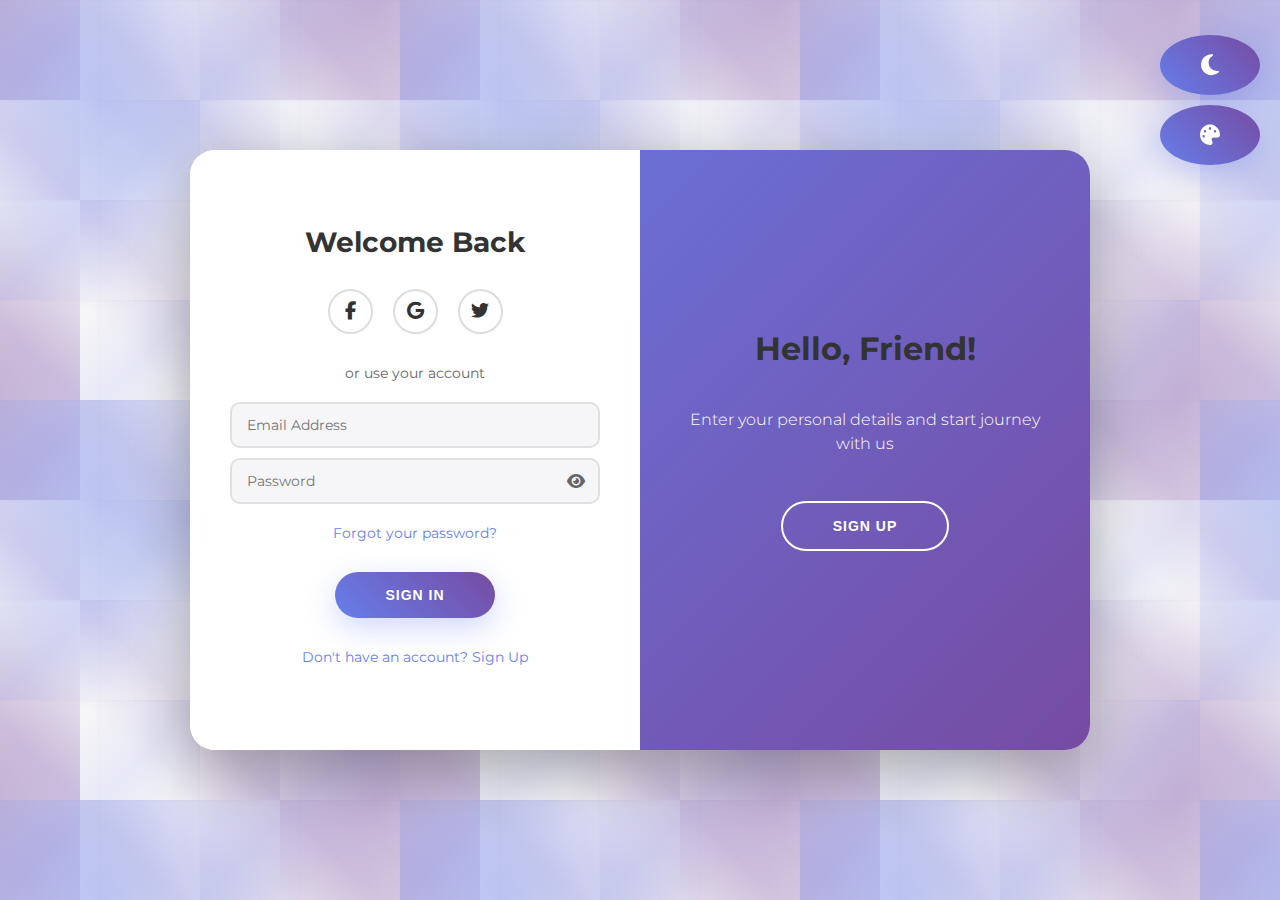
<file: index.html>
<!DOCTYPE html>
<html lang="en">
<head>
    <meta charset="UTF-8">
    <meta name="viewport" content="width=device-width, initial-scale=1.0">
    <title>Deep's Portfolio</title>
    
    <!-- Font Awesome for Social Icons -->
    <link rel="stylesheet" href="https://cdnjs.cloudflare.com/ajax/libs/font-awesome/6.5.0/css/all.min.css">
    <!-- Google Fonts -->
    <link href="https://fonts.googleapis.com/css2?family=Montserrat:wght@300;400;500;600;700&display=swap" rel="stylesheet">
    
    <style>
        * {
            box-sizing: border-box;
            margin: 0;
            padding: 0;
        }

        body {
            font-family: 'Montserrat', sans-serif;
            background: #f6f5f7;
            background-image: 
                radial-gradient(circle at 25% 25%, rgba(102, 126, 234, 0.4) 0%, transparent 50%),
                radial-gradient(circle at 75% 75%, rgba(118, 75, 162, 0.4) 0%, transparent 50%),
                linear-gradient(135deg, transparent 25%, rgba(102, 126, 234, 0.1) 50%, transparent 75%),
                linear-gradient(45deg, transparent 25%, rgba(118, 75, 162, 0.1) 50%, transparent 75%),
                repeating-linear-gradient(90deg, transparent, transparent 98px, rgba(102, 126, 234, 0.03) 100px),
                repeating-linear-gradient(0deg, transparent, transparent 98px, rgba(118, 75, 162, 0.03) 100px);
            background-size: 400px 400px, 400px 400px, 200px 200px, 200px 200px, 100px 100px, 100px 100px;
            background-position: 0% 0%, 100% 100%, 0% 100%, 100% 0%, 0% 0%, 0% 0%;
            display: flex;
            justify-content: center;
            align-items: center;
            min-height: 100vh;
            padding: 20px;
            transition: all 0.3s ease;
            animation: backgroundShift 20s ease-in-out infinite;
        }

        @keyframes backgroundShift {
            0%, 100% { background-position: 0% 0%, 100% 100%, 0% 100%, 100% 0%, 0% 0%, 0% 0%; }
            50% { background-position: 100% 100%, 0% 0%, 100% 0%, 0% 100%, 50% 50%, 25% 75%; }
        }

        body.dark-theme {
            background: #1a1a2e;
            background-image: 
                radial-gradient(circle at 25% 25%, rgba(102, 126, 234, 0.6) 0%, transparent 50%),
                radial-gradient(circle at 75% 75%, rgba(118, 75, 162, 0.6) 0%, transparent 50%),
                linear-gradient(135deg, transparent 25%, rgba(102, 126, 234, 0.2) 50%, transparent 75%),
                linear-gradient(45deg, transparent 25%, rgba(118, 75, 162, 0.2) 50%, transparent 75%),
                repeating-linear-gradient(90deg, transparent, transparent 98px, rgba(102, 126, 234, 0.05) 100px),
                repeating-linear-gradient(0deg, transparent, transparent 98px, rgba(118, 75, 162, 0.05) 100px);
            background-size: 400px 400px, 400px 400px, 200px 200px, 200px 200px, 100px 100px, 100px 100px;
        }

        .container {
            background: #fff;
            border-radius: 25px;
            box-shadow: 0 20px 60px rgba(0,0,0,0.3);
            position: relative;
            width: 900px;
            max-width: 100%;
            min-height: 600px;
            overflow: hidden;
            transition: all 0.3s ease;
        }

        body.dark-theme .container {
            background: #16213e;
            box-shadow: 0 20px 60px rgba(0,0,0,0.6);
        }

        .form-container {
            position: absolute;
            top: 0;
            height: 100%;
            transition: all 0.6s ease-in-out;
        }

        .sign-in-container {
            left: 0;
            width: 50%;
            z-index: 2;
        }

        .sign-up-container {
            left: 0;
            width: 50%;
            opacity: 0;
            z-index: 1;
        }

        .container.right-panel-active .sign-in-container {
            transform: translateX(100%);
        }

        .container.right-panel-active .sign-up-container {
            transform: translateX(100%);
            opacity: 1;
            z-index: 5;
            animation: show 0.6s;
        }

        @keyframes show {
            0%, 49.99% {
                opacity: 0;
                z-index: 1;
            }
            50%, 100% {
                opacity: 1;
                z-index: 5;
            }
        }

        form {
            background-color: #ffffff;
            display: flex;
            flex-direction: column;
            padding: 0 40px;
            height: 100%;
            justify-content: flex-start;
            align-items: center;
            text-align: center;
            overflow-y: auto;
            transition: all 0.3s ease;
        }

        body.dark-theme form {
            background-color: #16213e;
            color: #ffffff;
        }

        .sign-up-container form {
            padding: 30px 40px;
            justify-content: flex-start;
            padding-top: 40px;
        }

        .sign-in-container form {
            justify-content: center;
        }

        h1 {
            font-weight: 700;
            margin: 0 0 15px;
            color: #333;
            font-size: 28px;
            transition: all 0.3s ease;
        }

        body.dark-theme h1 {
            color: #ffffff;
        }

        .form-grid {
            display: grid;
            grid-template-columns: 1fr 1fr;
            gap: 10px;
            width: 100%;
            margin: 10px 0;
        }

        .form-group {
            display: flex;
            flex-direction: column;
            width: 100%;
            position: relative;
        }

        .form-group.full-width {
            grid-column: 1 / -1;
        }

        input, select {
            background-color: #f6f5f7;
            border: 2px solid #e0e0e0;
            border-radius: 10px;
            padding: 12px 15px;
            margin: 5px 0;
            width: 100%;
            font-size: 14px;
            transition: all 0.3s ease;
            font-family: 'Montserrat', sans-serif;
            color: #333;
        }

        body.dark-theme input, 
        body.dark-theme select {
            background-color: #0f1419;
            border-color: #2d3748;
            color: #ffffff;
        }

        input:focus, select:focus {
            outline: none;
            border-color: #667eea;
            background-color: #fff;
            transform: translateY(-2px);
            box-shadow: 0 5px 15px rgba(102, 126, 234, 0.2);
        }

        body.dark-theme input:focus, 
        body.dark-theme select:focus {
            background-color: #1a202c;
            border-color: #667eea;
        }

        .checkbox-group {
            display: flex;
            align-items: center;
            justify-content: flex-start;
            margin: 10px 0;
            text-align: left;
        }

        .checkbox-group input[type="checkbox"] {
            width: auto;
            margin-right: 10px;
            transform: scale(1.2);
        }

        .checkbox-group label {
            font-size: 13px;
            color: #666;
            cursor: pointer;
            transition: all 0.3s ease;
        }

        body.dark-theme .checkbox-group label {
            color: #cbd5e0;
        }

        .checkbox-group label a {
            color: #667eea;
            text-decoration: none;
        }

        .checkbox-group label a:hover {
            text-decoration: underline;
        }

        .password-toggle {
            position: absolute;
            right: 15px;
            top: 50%;
            transform: translateY(-50%);
            cursor: pointer;
            color: #666;
            font-size: 16px;
            z-index: 10;
        }

        .password-toggle:hover {
            color: #333;
        }

        body.dark-theme .password-toggle {
            color: #cbd5e0;
        }

        body.dark-theme .password-toggle:hover {
            color: #ffffff;
        }

        .theme-toggle {
            position: fixed;
            top: 20px;
            right: 20px;
            background: linear-gradient(45deg, #667eea, #764ba2);
            color: white;
            border: none;
            border-radius: 50%;
            width: 60px;
            height: 60px;
            cursor: pointer;
            font-size: 24px;
            transition: all 0.3s ease;
            box-shadow: 0 10px 30px rgba(102, 126, 234, 0.3);
            z-index: 1000;
            display: flex;
            align-items: center;
            justify-content: center;
        }

        .theme-toggle:hover {
            transform: translateY(-3px) rotate(360deg);
            box-shadow: 0 15px 40px rgba(102, 126, 234, 0.4);
        }

        body.dark-theme .theme-toggle {
            background: linear-gradient(45deg, #4a5568, #2d3748);
            box-shadow: 0 10px 30px rgba(0, 0, 0, 0.5);
        }

        body.dark-theme .theme-toggle:hover {
            box-shadow: 0 15px 40px rgba(0, 0, 0, 0.7);
        }

        .color-toggle {
            position: fixed;
            top: 90px;
            right: 20px;
            background: linear-gradient(45deg, #667eea, #764ba2);
            color: white;
            border: none;
            border-radius: 50%;
            width: 60px;
            height: 60px;
            cursor: pointer;
            font-size: 20px;
            transition: all 0.3s ease;
            box-shadow: 0 10px 30px rgba(102, 126, 234, 0.3);
            z-index: 1000;
            display: flex;
            align-items: center;
            justify-content: center;
        }

        .color-toggle:hover {
            transform: translateY(-3px) scale(1.1);
            box-shadow: 0 15px 40px rgba(102, 126, 234, 0.4);
        }

        body.green-theme {
            background: #f0f9f0;
            background-image: 
                radial-gradient(circle at 25% 25%, rgba(34, 197, 94, 0.4) 0%, transparent 50%),
                radial-gradient(circle at 75% 75%, rgba(22, 163, 74, 0.4) 0%, transparent 50%),
                linear-gradient(135deg, transparent 25%, rgba(34, 197, 94, 0.1) 50%, transparent 75%),
                linear-gradient(45deg, transparent 25%, rgba(22, 163, 74, 0.1) 50%, transparent 75%),
                repeating-linear-gradient(90deg, transparent, transparent 98px, rgba(34, 197, 94, 0.03) 100px),
                repeating-linear-gradient(0deg, transparent, transparent 98px, rgba(22, 163, 74, 0.03) 100px);
            background-size: 400px 400px, 400px 400px, 200px 200px, 200px 200px, 100px 100px, 100px 100px;
        }

        body.green-theme.dark-theme {
            background: #0d1b0d;
            background-image: 
                radial-gradient(circle at 25% 25%, rgba(34, 197, 94, 0.6) 0%, transparent 50%),
                radial-gradient(circle at 75% 75%, rgba(22, 163, 74, 0.6) 0%, transparent 50%),
                linear-gradient(135deg, transparent 25%, rgba(34, 197, 94, 0.2) 50%, transparent 75%),
                linear-gradient(45deg, transparent 25%, rgba(22, 163, 74, 0.2) 50%, transparent 75%),
                repeating-linear-gradient(90deg, transparent, transparent 98px, rgba(34, 197, 94, 0.05) 100px),
                repeating-linear-gradient(0deg, transparent, transparent 98px, rgba(22, 163, 74, 0.05) 100px);
            background-size: 400px 400px, 400px 400px, 200px 200px, 200px 200px, 100px 100px, 100px 100px;
        }

        body.green-theme .container {
            box-shadow: 0 20px 60px rgba(34, 197, 94, 0.3);
        }

        body.green-theme.dark-theme .container {
            background: #1a2e1a;
            box-shadow: 0 20px 60px rgba(0, 0, 0, 0.6);
        }

        body.green-theme.dark-theme form {
            background-color: #1a2e1a;
        }

        body.green-theme input:focus, 
        body.green-theme select:focus {
            border-color: #22c55e;
            box-shadow: 0 5px 15px rgba(34, 197, 94, 0.2);
        }

        body.green-theme .overlay {
            background: linear-gradient(135deg, #22c55e, #16a34a);
        }

        body.green-theme button {
            background: linear-gradient(45deg, #22c55e, #16a34a);
            box-shadow: 0 10px 30px rgba(34, 197, 94, 0.3);
        }

        body.green-theme button:hover {
            box-shadow: 0 15px 40px rgba(34, 197, 94, 0.4);
        }

        body.green-theme .theme-toggle {
            background: linear-gradient(45deg, #22c55e, #16a34a);
            box-shadow: 0 10px 30px rgba(34, 197, 94, 0.3);
        }

        body.green-theme .theme-toggle:hover {
            box-shadow: 0 15px 40px rgba(34, 197, 94, 0.4);
        }

        body.green-theme.dark-theme .theme-toggle {
            background: linear-gradient(45deg, #15803d, #166534);
        }

        body.green-theme .color-toggle {
            background: linear-gradient(45deg, #22c55e, #16a34a);
            box-shadow: 0 10px 30px rgba(34, 197, 94, 0.3);
        }

        body.green-theme .color-toggle:hover {
            box-shadow: 0 15px 40px rgba(34, 197, 94, 0.4);
        }

        body.green-theme.dark-theme .color-toggle {
            background: linear-gradient(45deg, #15803d, #166534);
        }

        body.green-theme a {
            color: #22c55e;
        }

        body.green-theme a:hover {
            color: #16a34a;
        }

        body.green-theme.dark-theme a {
            color: #4ade80;
        }

        body.green-theme.dark-theme a:hover {
            color: #22c55e;
        }

        body.green-theme .checkbox-group label a {
            color: #22c55e;
        }

        body.green-theme .social-container a:hover {
            border-color: #22c55e;
            color: #22c55e;
        }

        button {
            border: none;
            padding: 15px 50px;
            background: linear-gradient(45deg, #667eea, #764ba2);
            color: #fff;
            font-size: 14px;
            font-weight: 600;
            cursor: pointer;
            border-radius: 25px;
            margin-top: 15px;
            margin-bottom: 20px;
            transition: all 0.3s ease;
            text-transform: uppercase;
            letter-spacing: 1px;
            box-shadow: 0 10px 30px rgba(102, 126, 234, 0.3);
        }

        button:hover {
            transform: translateY(-3px);
            box-shadow: 0 15px 40px rgba(102, 126, 234, 0.4);
        }

        button:active {
            transform: translateY(-1px);
        }

        button:disabled {
            opacity: 0.7;
            cursor: not-allowed;
            transform: none;
        }

        .ghost {
            background: transparent;
            border: 2px solid #fff;
            color: #fff;
            box-shadow: none;
        }

        .ghost:hover {
            background: rgba(255, 255, 255, 0.1);
        }

        .social-container {
            margin: 15px 0;
        }

        .social-container a {
            border: 2px solid #ddd;
            border-radius: 50%;
            display: inline-flex;
            justify-content: center;
            align-items: center;
            height: 45px;
            width: 45px;
            margin: 0 8px;
            color: #333;
            text-decoration: none;
            transition: all 0.3s ease;
            font-size: 18px;
        }

        body.dark-theme .social-container a {
            border-color: #4a5568;
            color: #cbd5e0;
        }

        .social-container a:hover {
            transform: translateY(-3px);
            box-shadow: 0 10px 25px rgba(0,0,0,0.1);
        }

        .social-container a.facebook:hover {
            border-color: #3b5998;
            color: #3b5998;
        }

        .social-container a.google:hover {
            border-color: #dd4b39;
            color: #dd4b39;
        }

        .social-container a.twitter:hover {
            border-color: #1da1f2;
            color: #1da1f2;
        }

        .overlay-container {
            position: absolute;
            top: 0;
            left: 50%;
            width: 50%;
            height: 100%;
            overflow: hidden;
            transition: transform 0.6s ease-in-out;
            z-index: 100;
        }

        .container.right-panel-active .overlay-container {
            transform: translateX(-100%);
        }

        .overlay {
            background: linear-gradient(135deg, #667eea, #764ba2);
            color: #ffffff;
            position: relative;
            left: -100%;
            height: 100%;
            width: 200%;
            transform: translateX(0);
            transition: transform 0.6s ease-in-out;
        }

        .container.right-panel-active .overlay {
            transform: translateX(50%);
        }

        .overlay-panel {
            position: absolute;
            display: flex;
            flex-direction: column;
            justify-content: center;
            align-items: center;
            padding: 0 40px;
            text-align: center;
            top: 0;
            height: 100%;
            width: 50%;
            transform: translateX(0);
            transition: transform 0.6s ease-in-out;
        }

        .overlay-left {
            transform: translateX(-20%);
        }

        .container.right-panel-active .overlay-left {
            transform: translateX(0);
        }

        .overlay-right {
            right: 0;
            transform: translateX(0);
        }

        .container.right-panel-active .overlay-right {
            transform: translateX(20%);
        }

        .overlay h1 {
            font-size: 32px;
            margin-bottom: 20px;
        }

        .overlay p {
            font-size: 16px;
            font-weight: 300;
            line-height: 1.5;
            margin: 20px 0 30px;
        }

        span {
            font-size: 14px;
            color: #666;
            margin: 15px 0;
            transition: all 0.3s ease;
        }

        body.dark-theme span {
            color: #cbd5e0;
        }

        a {
            color: #667eea;
            font-size: 14px;
            text-decoration: none;
            margin: 15px 0;
            transition: all 0.3s ease;
        }

        a:hover {
            color: #764ba2;
            text-decoration: underline;
        }

        body.dark-theme a {
            color: #90cdf4;
        }

        body.dark-theme a:hover {
            color: #63b3ed;
        }

        .success-message {
            background: linear-gradient(45deg, #28a745, #20c997);
        }

        .error-message {
            background: linear-gradient(45deg, #dc3545, #e74c3c);
        }

        .nav-link {
            font-size: 14px;
            color: #667eea;
            text-decoration: none;
            margin: 10px 0;
            cursor: pointer;
        }

        .nav-link:hover {
            text-decoration: underline;
            color: #764ba2;
        }

        body.dark-theme .nav-link {
            color: #90cdf4;
        }

        body.dark-theme .nav-link:hover {
            color: #63b3ed;
        }

        /* Mobile Responsive Styles - Fixed */
        @media (max-width: 768px) {
            body {
                padding: 10px;
            }

            .container {
                width: 100%;
                min-height: 100vh;
                border-radius: 0;
                max-width: none;
                position: relative;
            }

            .form-grid {
                grid-template-columns: 1fr;
            }

            .overlay-container {
                display: none;
            }

            .form-container {
                position: static !important;
                width: 100% !important;
                transform: none !important;
                opacity: 1 !important;
                z-index: 1 !important;
                left: 0 !important;
                height: auto;
                min-height: 100vh;
            }

            .sign-in-container {
                display: block;
                width: 100%;
                position: static;
            }

            .sign-up-container {
                display: none;
                width: 100%;
                position: static;
            }

            .container.right-panel-active .sign-in-container {
                display: none;
            }

            .container.right-panel-active .sign-up-container {
                display: block;
            }

            form {
                padding: 20px;
                height: auto;
                min-height: 100vh;
                justify-content: flex-start;
                padding-top: 60px;
                width: 100%;
                margin: 0;
                transform: none !important;
                position: static !important;
            }

            .sign-up-container form {
                padding: 20px;
                padding-top: 40px;
                justify-content: flex-start;
            }

            .sign-in-container form {
                justify-content: center;
                padding-top: 80px;
            }

            h1 {
                font-size: 24px;
                margin-bottom: 20px;
            }

            button {
                padding: 12px 40px;
                font-size: 12px;
                margin: 20px 0;
            }

            .social-container a {
                height: 40px;
                width: 40px;
                font-size: 16px;
            }

            .theme-toggle {
                width: 50px;
                height: 50px;
                font-size: 20px;
            }

            .color-toggle {
                width: 50px;
                height: 50px;
                font-size: 18px;
                top: 80px;
            }

            input, select {
                padding: 12px 15px;
                font-size: 14px;
            }

            .nav-link {
                display: block;
                margin: 20px 0;
                text-align: center;
            }
        }

        @media (max-width: 480px) {
            .container {
                padding: 5px;
            }

            form {
                padding: 15px;
                padding-top: 50px;
            }

            .sign-up-container form {
                padding: 15px;
                padding-top: 30px;
            }

            .sign-in-container form {
                padding-top: 70px;
            }

            h1 {
                font-size: 20px;
            }

            button {
                padding: 10px 30px;
                font-size: 11px;
            }

            .social-container {
                margin: 10px 0;
            }

            .social-container a {
                height: 35px;
                width: 35px;
                font-size: 14px;
                margin: 0 5px;
            }

            input, select {
                padding: 10px 12px;
                font-size: 12px;
            }

            .checkbox-group label {
                font-size: 12px;
            }

            .password-toggle {
                font-size: 14px;
            }

            .theme-toggle {
                width: 45px;
                height: 45px;
                font-size: 18px;
                top: 15px;
                right: 15px;
            }

            .color-toggle {
                width: 45px;
                height: 45px;
                font-size: 16px;
                top: 70px;
                right: 15px;
            }

            .form-grid {
                gap: 8px;
            }

            .form-group {
                margin-bottom: 5px;
            }

            .checkbox-group {
                margin: 15px 0;
            }

            span {
                font-size: 12px;
                margin: 10px 0;
            }
        }
    </style>
</head>
<body>
    <!-- Theme Toggle Button -->
    <button class="theme-toggle" onclick="toggleTheme()" title="Toggle Dark/Light Theme">
        <i class="fas fa-moon" id="theme-icon"></i>
    </button>

    <!-- Color Theme Toggle Button -->
    <button class="color-toggle" onclick="toggleColorTheme()" title="Toggle Color Theme">
        <i class="fas fa-palette" id="color-icon"></i>
    </button>

    <div class="container" id="container">
        <!-- Sign Up Form -->
        <div class="form-container sign-up-container">
            <form action="#" id="signupForm">
                <h1>Create Account</h1>
                <div class="social-container">
                    <a href="#" class="facebook" data-social="facebook">
                        <i class="fab fa-facebook-f"></i>
                    </a>
                    <a href="#" class="google" data-social="google">
                        <i class="fab fa-google"></i>
                    </a>
                    <a href="#" class="twitter" data-social="twitter">
                        <i class="fab fa-twitter"></i>
                    </a>
                </div>
                <span>or use your email for registration</span>
                
                <div class="form-grid">
                    <div class="form-group">
                        <input type="text" id="firstName" placeholder="First Name" required>
                    </div>
                    <div class="form-group">
                        <input type="text" id="lastName" placeholder="Last Name" required>
                    </div>
                    <div class="form-group full-width">
                        <input type="email" id="signupEmail" placeholder="Email Address" required>
                    </div>
                    <div class="form-group">
                        <input type="tel" id="phoneNumber" placeholder="Phone Number" required>
                    </div>
                    <div class="form-group">
                        <input type="date" id="dateOfBirth" required>
                    </div>
                    <div class="form-group">
                        <select id="gender" required>
                            <option value="">Select Gender</option>
                            <option value="male">Male</option>
                            <option value="female">Female</option>
                            <option value="other">Other</option>
                            <option value="prefer-not-to-say">Prefer not to say</option>
                        </select>
                    </div>
                    <div class="form-group">
                        <select id="country" required>
                            <option value="">Select Country</option>
                            <option value="US">United States</option>
                            <option value="IN">India</option>
                            <option value="UK">United Kingdom</option>
                            <option value="CA">Canada</option>
                            <option value="AU">Australia</option>
                            <option value="DE">Germany</option>
                            <option value="FR">France</option>
                            <option value="JP">Japan</option>
                            <option value="CN">China</option>
                            <option value="BR">Brazil</option>
                            <option value="other">Other</option>
                        </select>
                    </div>
                    <div class="form-group full-width">
                        <input type="text" id="city" placeholder="City" required>
                    </div>
                    <div class="form-group">
                        <input type="password" id="signupPassword" placeholder="Password" required minlength="8">
                        <div class="password-toggle">
                            <i class="fas fa-eye" onclick="togglePassword('signupPassword', this)"></i>
                        </div>
                    </div>
                    <div class="form-group">
                        <input type="password" id="confirmPassword" placeholder="Confirm Password" required>
                        <div class="password-toggle">
                            <i class="fas fa-eye" onclick="togglePassword('confirmPassword', this)"></i>
                        </div>
                    </div>
                </div>
                
                <div class="checkbox-group">
                    <input type="checkbox" id="terms" required>
                    <label for="terms">I agree to the <a href="#" target="_blank">Terms & Conditions</a> and <a href="#" target="_blank">Privacy Policy</a></label>
                </div>
                
                <div class="checkbox-group">
                    <input type="checkbox" id="newsletter">
                    <label for="newsletter">Subscribe to our newsletter for updates</label>
                </div>
                
                <button type="submit">Create Account</button>
                <a class="nav-link" id="mobileSignIn">Already have an account? Sign In</a>
            </form>
        </div>

        <!-- Sign In Form -->
        <div class="form-container sign-in-container">
            <form action="#" id="signinForm">
                <h1>Welcome Back</h1>
                <div class="social-container">
                    <a href="#" class="facebook" data-social="facebook">
                        <i class="fab fa-facebook-f"></i>
                    </a>
                    <a href="#" class="google" data-social="google">
                        <i class="fab fa-google"></i>
                    </a>
                    <a href="#" class="twitter" data-social="twitter">
                        <i class="fab fa-twitter"></i>
                    </a>
                </div>
                <span>or use your account</span>
                <div class="form-group">
                    <input type="email" id="emailInput" placeholder="Email Address" required>
                </div>
                <div class="form-group">
                    <input type="password" id="passwordInput" placeholder="Password" required>
                    <div class="password-toggle">
                        <i class="fas fa-eye" onclick="togglePassword('passwordInput', this)"></i>
                    </div>
                </div>
                <a href="#" id="forgotPassword">Forgot your password?</a>
                <button type="submit">Sign In</button>
                <a class="nav-link" id="mobileSignUp">Don't have an account? Sign Up</a>
            </form>
        </div>

        <!-- Overlay Section -->
        <div class="overlay-container">
            <div class="overlay">
                <div class="overlay-panel overlay-left">
                    <h1>Welcome Back!</h1>
                    <p>To keep connected with us please login with your personal info</p>
                    <button class="ghost" id="signIn">Sign In</button>
                </div>
                <div class="overlay-panel overlay-right">
                    <h1>Hello, Friend!</h1>
                    <p>Enter your personal details and start journey with us</p>
                    <button class="ghost" id="signUp">Sign Up</button>
                </div>
            </div>
        </div>
    </div>

    <script>
        // Panel switching functionality
        const signUpButton = document.getElementById('signUp');
        const signInButton = document.getElementById('signIn');
        const mobileSignUpButton = document.getElementById('mobileSignUp');
        const mobileSignInButton = document.getElementById('mobileSignIn');
        const container = document.getElementById('container');

        // Desktop panel switching
        signUpButton?.addEventListener('click', () => {
            container.classList.add("right-panel-active");
        });

        signInButton?.addEventListener('click', () => {
            container.classList.remove("right-panel-active");
        });

        // Mobile panel switching - Fixed
        mobileSignUpButton?.addEventListener('click', (e) => {
            e.preventDefault();
            container.classList.add("right-panel-active");
        });

        mobileSignInButton?.addEventListener('click', (e) => {
            e.preventDefault();
            container.classList.remove("right-panel-active");
        });

        // Enhanced user management
        const validEmail = 'bnoob2398@gmail.com';
        const validPassword = 'Jarvis@deep1';

        // Helper functions for user management
        function getUsers() {
            const users = localStorage.getItem('registeredUsers');
            return users ? JSON.parse(users) : [];
        }

        function saveUsers(users) {
            localStorage.setItem('registeredUsers', JSON.stringify(users));
        }

        function emailExists(email) {
            return getUsers().some(user => user.email === email);
        }

        function validatePassword(password) {
            const minLength = 8;
            const hasUpperCase = /[A-Z]/.test(password);
            const hasLowerCase = /[a-z]/.test(password);
            const hasNumbers = /\d/.test(password);
            const hasSpecialChar = /[!@#$%^&*(),.?":{}|<>]/.test(password);

            if (password.length < minLength) {
                return { valid: false, message: 'Password must be at least 8 characters long' };
            }
            if (!hasUpperCase) {
                return { valid: false, message: 'Password must contain at least one uppercase letter' };
            }
            if (!hasLowerCase) {
                return { valid: false, message: 'Password must contain at least one lowercase letter' };
            }
            if (!hasNumbers) {
                return { valid: false, message: 'Password must contain at least one number' };
            }
            if (!hasSpecialChar) {
                return { valid: false, message: 'Password must contain at least one special character' };
            }

            return { valid: true, message: 'Password is strong' };
        }

        function registerUser(userData) {
            const users = getUsers();
            const newUser = {
                id: Date.now(),
                ...userData,
                registeredAt: new Date().toISOString(),
                lastLogin: null,
                isActive: true
            };
            users.push(newUser);
            saveUsers(users);
            return newUser;
        }

        function validateUser(email, password) {
            if (email === validEmail && password === validPassword) {
                return { 
                    success: true, 
                    user: { 
                        name: 'Admin', 
                        email: email,
                        role: 'admin'
                    } 
                };
            }

            const users = getUsers();
            const user = users.find(u => u.email === email && u.password === password);
            
            if (user) {
                user.lastLogin = new Date().toISOString();
                saveUsers(users);
                return { success: true, user };
            }
            
            return { success: false };
        }

        // Sign-up form handling
        const signupForm = document.getElementById('signupForm');

        signupForm.addEventListener('submit', async (e) => {
            e.preventDefault();

            const formData = {
                firstName: document.getElementById('firstName').value.trim(),
                lastName: document.getElementById('lastName').value.trim(),
                email: document.getElementById('signupEmail').value.trim(),
                phone: document.getElementById('phoneNumber').value.trim(),
                dateOfBirth: document.getElementById('dateOfBirth').value,
                gender: document.getElementById('gender').value,
                country: document.getElementById('country').value,
                city: document.getElementById('city').value.trim(),
                password: document.getElementById('signupPassword').value,
                confirmPassword: document.getElementById('confirmPassword').value,
                termsAccepted: document.getElementById('terms').checked,
                newsletter: document.getElementById('newsletter').checked
            };

            const button = signupForm.querySelector('button[type="submit"]');
            const originalText = button.textContent;

            if (!formData.firstName || !formData.lastName || !formData.email || 
                !formData.phone || !formData.dateOfBirth || !formData.gender || 
                !formData.country || !formData.city || !formData.password || 
                !formData.confirmPassword) {
                alert('Please fill in all required fields');
                return;
            }

            if (!formData.termsAccepted) {
                alert('Please accept the Terms & Conditions to continue');
                return;
            }

            if (formData.password !== formData.confirmPassword) {
                alert('Passwords do not match');
                document.getElementById('confirmPassword').focus();
                return;
            }

            const passwordValidation = validatePassword(formData.password);
            if (!passwordValidation.valid) {
                alert(passwordValidation.message);
                document.getElementById('signupPassword').focus();
                return;
            }

            const emailRegex = /^[^\s@]+@[^\s@]+\.[^\s@]+$/;
            if (!emailRegex.test(formData.email)) {
                alert('Please enter a valid email address');
                document.getElementById('signupEmail').focus();
                return;
            }

            const phoneRegex = /^[+]?[\d\s\-\(\)]{10,}$/;
            if (!phoneRegex.test(formData.phone)) {
                alert('Please enter a valid phone number');
                document.getElementById('phoneNumber').focus();
                return;
            }

            const birthDate = new Date(formData.dateOfBirth);
            const today = new Date();
            let age = today.getFullYear() - birthDate.getFullYear();
            const monthDiff = today.getMonth() - birthDate.getMonth();
            
            if (monthDiff < 0 || (monthDiff === 0 && today.getDate() < birthDate.getDate())) {
                age--;
            }

            if (age < 13) {
                alert('You must be at least 13 years old to create an account');
                return;
            }

            button.textContent = 'Creating Account...';
            button.disabled = true;
            button.style.background = 'linear-gradient(45deg, #6c757d, #495057)';

            setTimeout(() => {
                if (emailExists(formData.email)) {
                    button.textContent = 'Email Already Exists';
                    button.classList.add('error-message');
                    
                    setTimeout(() => {
                        button.textContent = originalText;
                        button.disabled = false;
                        button.style.background = 'linear-gradient(45deg, #667eea, #764ba2)';
                        button.classList.remove('error-message');
                    }, 2000);
                } else {
                    const userData = {
                        firstName: formData.firstName,
                        lastName: formData.lastName,
                        name: `${formData.firstName} ${formData.lastName}`,
                        email: formData.email,
                        phone: formData.phone,
                        dateOfBirth: formData.dateOfBirth,
                        gender: formData.gender,
                        country: formData.country,
                        city: formData.city,
                        password: formData.password,
                        newsletter: formData.newsletter,
                        role: 'user'
                    };

                    registerUser(userData);

                    button.textContent = 'Account Created!';
                    button.classList.add('success-message');

                    signupForm.reset();

                    setTimeout(() => {
                        container.classList.remove("right-panel-active");
                        button.textContent = originalText;
                        button.disabled = false;
                        button.style.background = 'linear-gradient(45deg, #667eea, #764ba2)';
                        button.classList.remove('success-message');
                        alert('Account created successfully! Please sign in with your credentials.');
                    }, 1500);
                }
            }, 1500);
        });

        // Sign-in form handling
        const signinForm = document.getElementById('signinForm');

        signinForm.addEventListener('submit', (e) => {
            e.preventDefault();

            const email = document.getElementById('emailInput').value.trim();
            const password = document.getElementById('passwordInput').value;
            const button = signinForm.querySelector('button[type="submit"]');
            const originalText = button.textContent;

            if (!email || !password) {
                alert('Please enter both email and password');
                return;
            }

            button.textContent = 'Signing In...';
            button.disabled = true;
            button.style.background = 'linear-gradient(45deg, #6c757d, #495057)';

            setTimeout(() => {
                const result = validateUser(email, password);

                if (result.success) {
                    button.textContent = 'Welcome!';
                    button.classList.add('success-message');

                    localStorage.setItem('currentUser', JSON.stringify(result.user));

                    setTimeout(() => {
                        window.location.href = 'portfolio.html';
                    }, 1000);
                } else {
                    button.textContent = 'Invalid Credentials';
                    button.classList.add('error-message');
                    document.getElementById('passwordInput').value = '';

                    setTimeout(() => {
                        button.textContent = originalText;
                        button.disabled = false;
                        button.style.background = 'linear-gradient(45deg, #667eea, #764ba2)';
                        button.classList.remove('error-message');
                    }, 2000);
                }
            }, 1500);
        });

        // Social login handlers
        document.querySelectorAll('[data-social]').forEach(socialBtn => {
            socialBtn.addEventListener('click', (e) => {
                e.preventDefault();
                const provider = e.currentTarget.dataset.social;
                alert(`${provider.charAt(0).toUpperCase() + provider.slice(1)} login will be implemented soon!`);
            });
        });

        // Forgot password handler
        document.getElementById('forgotPassword').addEventListener('click', (e) => {
            e.preventDefault();
            const email = prompt('Please enter your email address:');
            if (email) {
                if (emailExists(email) || email === validEmail) {
                    alert('Password reset instructions have been sent to your email.');
                } else {
                    alert('Email address not found in our records.');
                }
            }
        });

        // Real-time password strength indicator
        document.getElementById('signupPassword').addEventListener('input', function() {
            const password = this.value;
            if (password.length > 0) {
                const validation = validatePassword(password);
                
                if (!validation.valid) {
                    this.style.borderColor = '#dc3545';
                    this.title = validation.message;
                } else {
                    this.style.borderColor = '#28a745';
                    this.title = 'Strong password!';
                }
            } else {
                this.style.borderColor = '#e0e0e0';
                this.title = '';
            }
        });

        // Confirm password validation
        document.getElementById('confirmPassword').addEventListener('input', function() {
            const password = document.getElementById('signupPassword').value;
            const confirmPassword = this.value;
            
            if (confirmPassword.length > 0) {
                if (password === confirmPassword) {
                    this.style.borderColor = '#28a745';
                    this.title = 'Passwords match!';
                } else {
                    this.style.borderColor = '#dc3545';
                    this.title = 'Passwords do not match';
                }
            } else {
                this.style.borderColor = '#e0e0e0';
                this.title = '';
            }
        });

        // Logout function
        function logout() {
            if (confirm('Are you sure you want to logout?')) {
                localStorage.removeItem('currentUser');
                window.location.href = 'index.html';
            }
        }

        // Password toggle function
        function togglePassword(inputId, icon) {
            const input = document.getElementById(inputId);
            
            if (input.type === 'password') {
                input.type = 'text';
                icon.classList.remove('fa-eye');
                icon.classList.add('fa-eye-slash');
            } else {
                input.type = 'password';
                icon.classList.remove('fa-eye-slash');
                icon.classList.add('fa-eye');
            }
        }

        // Theme toggle functionality
        function toggleTheme() {
            const body = document.body;
            const themeIcon = document.getElementById('theme-icon');
            
            body.classList.toggle('dark-theme');
            
            if (body.classList.contains('dark-theme')) {
                themeIcon.classList.remove('fa-moon');
                themeIcon.classList.add('fa-sun');
                localStorage.setItem('theme', 'dark');
            } else {
                themeIcon.classList.remove('fa-sun');
                themeIcon.classList.add('fa-moon');
                localStorage.setItem('theme', 'light');
            }
        }

        // Color theme toggle functionality
        function toggleColorTheme() {
            const body = document.body;
            const colorIcon = document.getElementById('color-icon');
            
            body.classList.toggle('green-theme');
            
            if (body.classList.contains('green-theme')) {
                colorIcon.classList.remove('fa-palette');
                colorIcon.classList.add('fa-leaf');
                localStorage.setItem('colorTheme', 'green');
            } else {
                colorIcon.classList.remove('fa-leaf');
                colorIcon.classList.add('fa-palette');
                localStorage.setItem('colorTheme', 'default');
            }
        }

        // Load saved theme on page load
        function loadTheme() {
            const savedTheme = localStorage.getItem('theme');
            const savedColorTheme = localStorage.getItem('colorTheme');
            const body = document.body;
            const themeIcon = document.getElementById('theme-icon');
            const colorIcon = document.getElementById('color-icon');
            
            if (savedTheme === 'dark') {
                body.classList.add('dark-theme');
                themeIcon.classList.remove('fa-moon');
                themeIcon.classList.add('fa-sun');
            }
            
            if (savedColorTheme === 'green') {
                body.classList.add('green-theme');
                colorIcon.classList.remove('fa-palette');
                colorIcon.classList.add('fa-leaf');
            }
        }

        // Initialize theme on page load
        window.addEventListener('load', () => {
            loadTheme();
            document.querySelector('.container').style.animation = 'fadeInUp 0.8s ease-out';
        });
    </script>

    <style>
        @keyframes fadeInUp {
            from {
                opacity: 0;
                transform: translateY(30px);
            }
            to {
                opacity: 1;
                transform: translateY(0);
            }
        }
    </style>
</body>
</html>
</file>
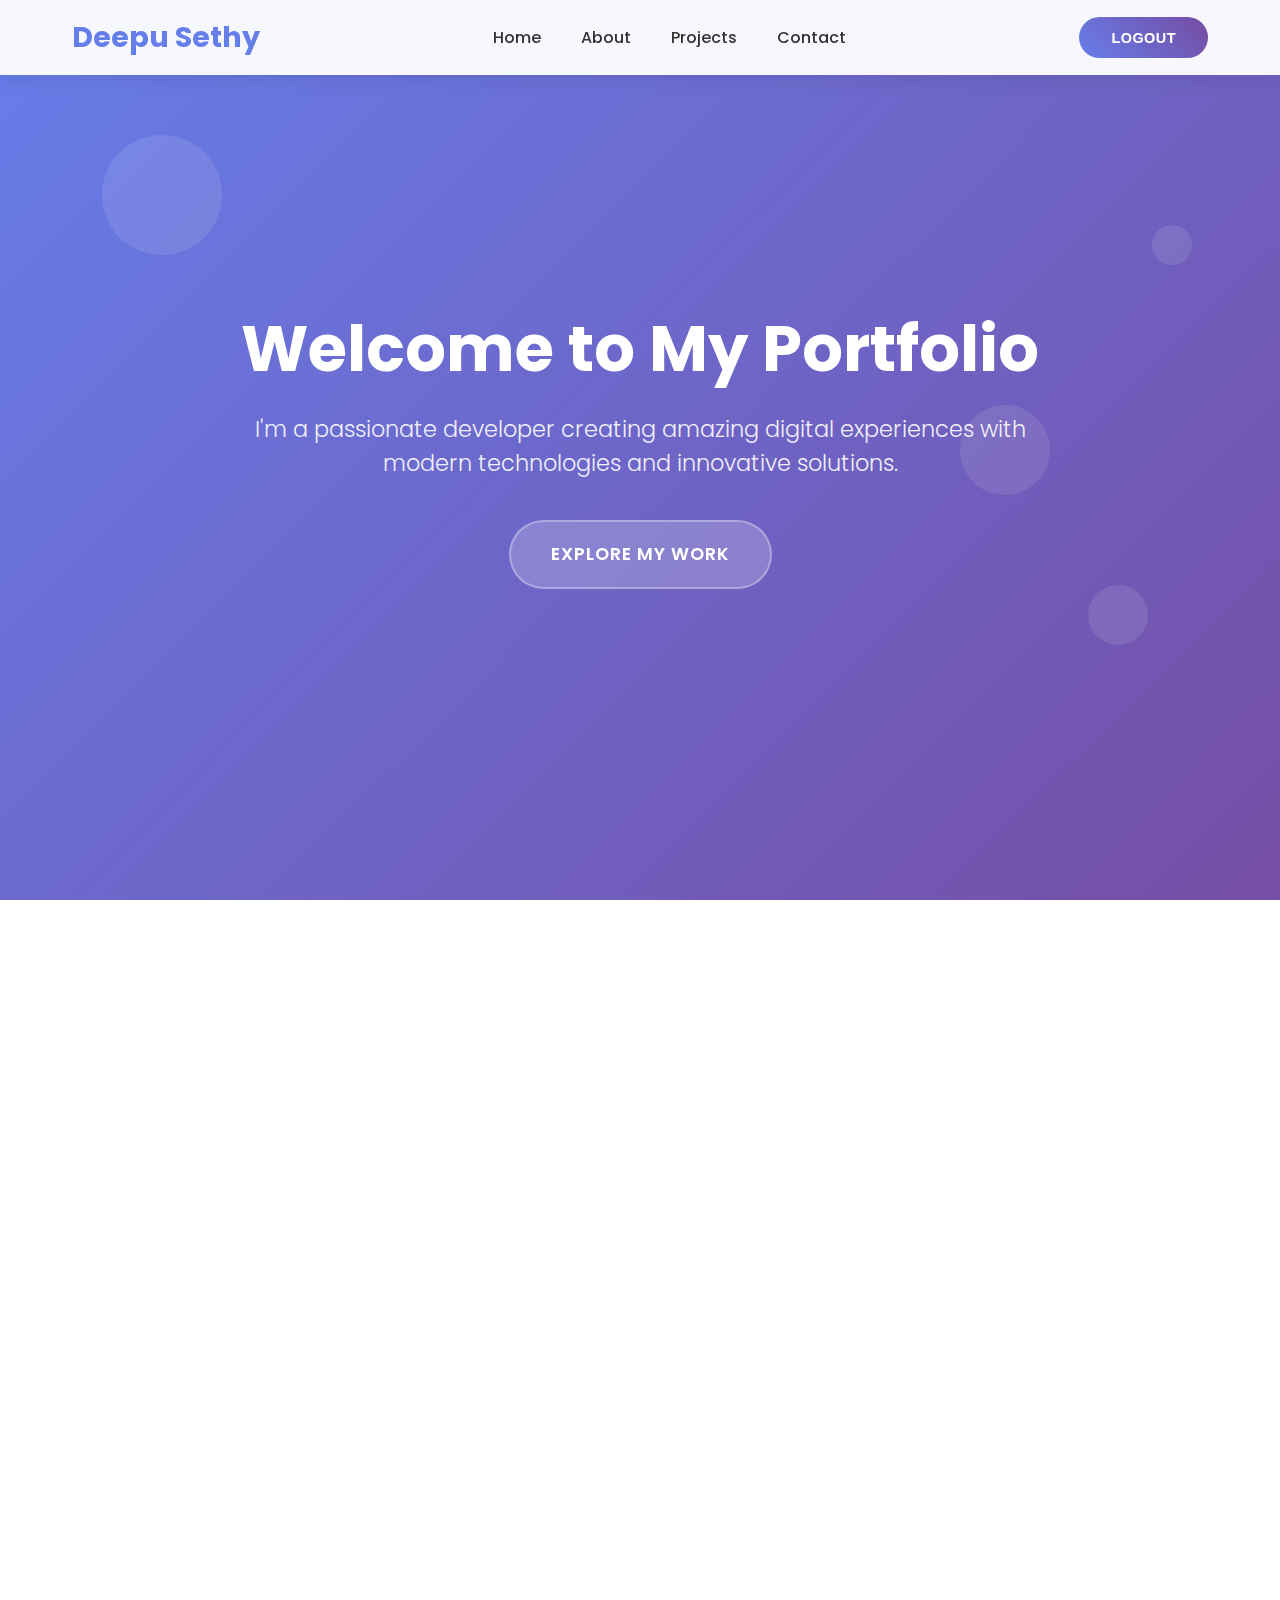
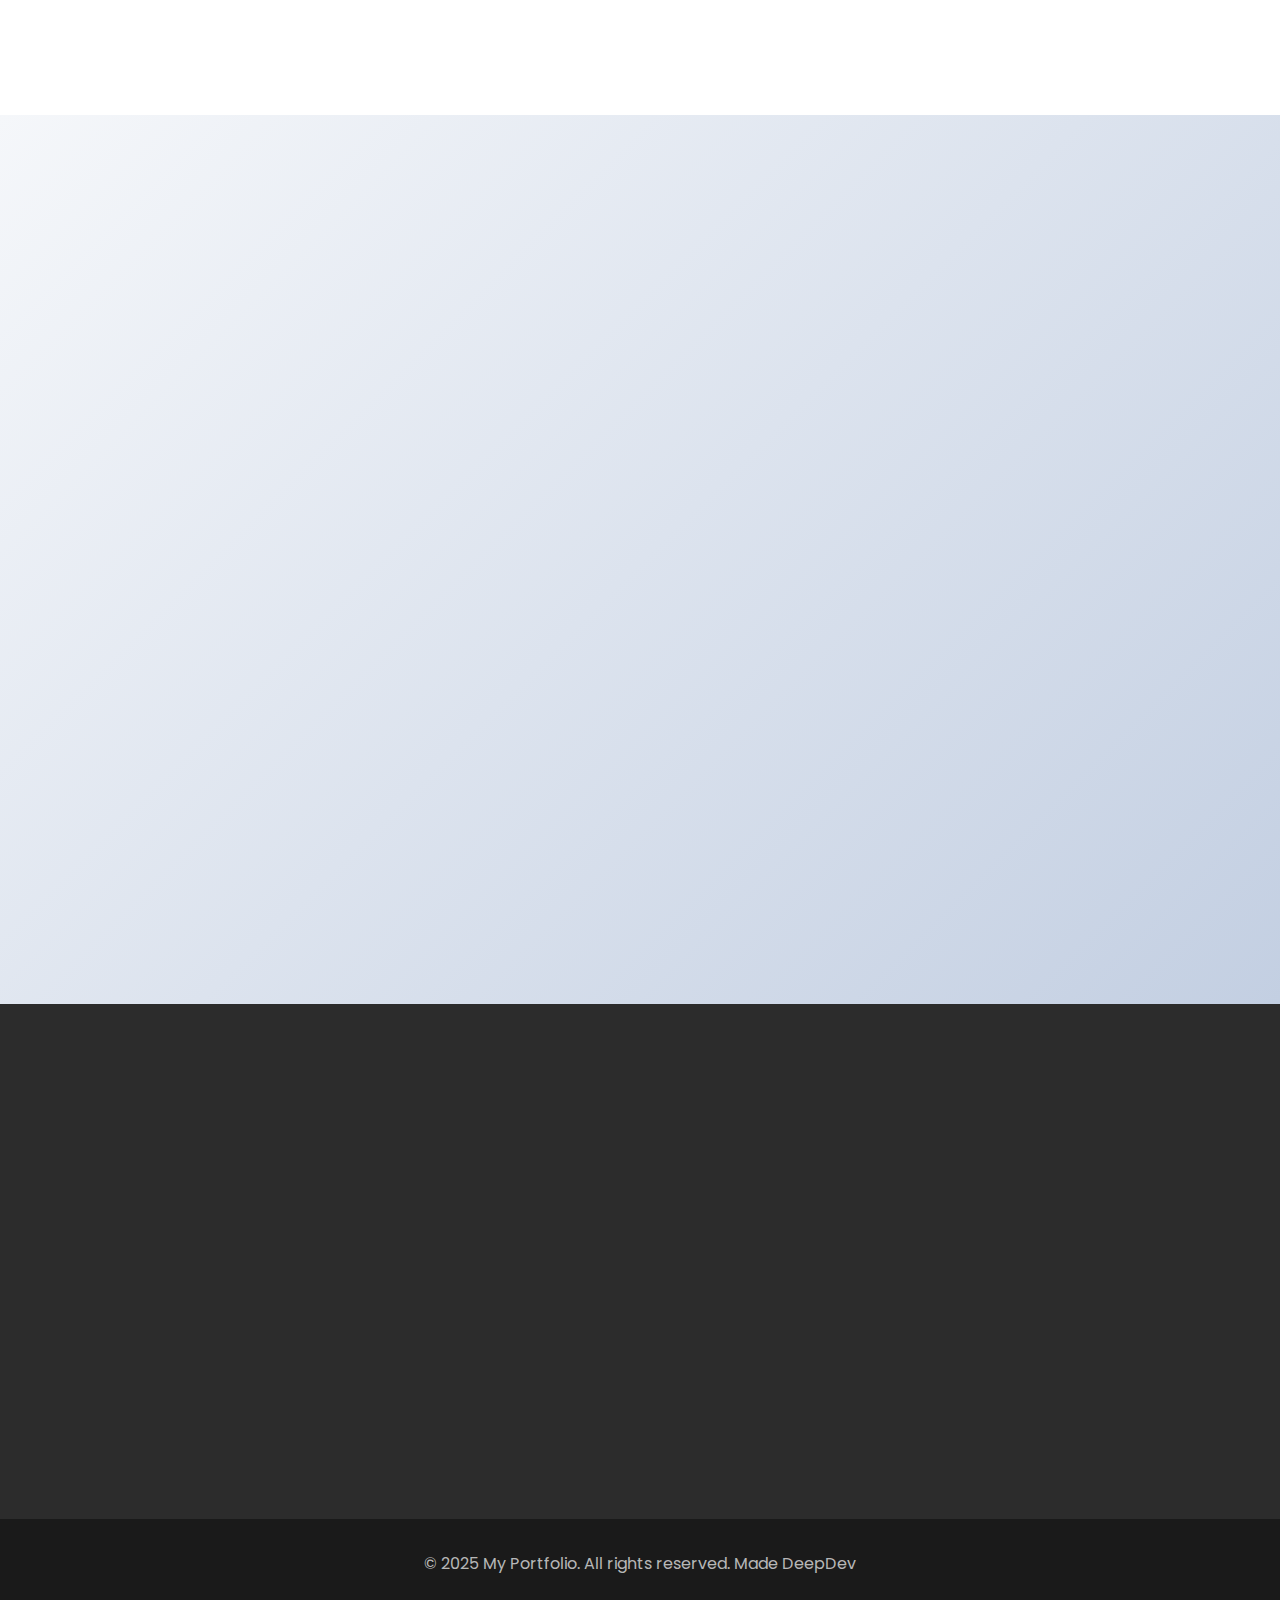
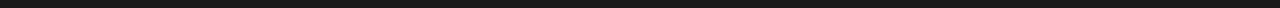
<file: portfolio.html>
<!DOCTYPE html>
<html lang="en">
<head>
    <meta charset="UTF-8">
    <meta name="viewport" content="width=device-width, initial-scale=1.0">
    <title>Portfolio</title>
    
    <!-- Font Awesome and Bootstrap Icons -->
    <link rel="stylesheet" href="https://cdnjs.cloudflare.com/ajax/libs/font-awesome/6.5.0/css/all.min.css">
    <link rel="stylesheet" href="https://cdn.jsdelivr.net/npm/bootstrap-icons@1.11.0/font/bootstrap-icons.css">
    <!-- Google Fonts -->
    <link href="https://fonts.googleapis.com/css2?family=Poppins:wght@300;400;600;700&display=swap" rel="stylesheet">
    
    <style>
        * {
            margin: 0;
            padding: 0;
            box-sizing: border-box;
        }

        body {
            font-family: 'Poppins', sans-serif;
            background: linear-gradient(135deg, #667eea 0%, #764ba2 100%);
            min-height: 100vh;
            color: #333;
            overflow-x: hidden;
        }

        /* Navigation */
        .navbar {
            position: fixed;
            top: 0;
            width: 100%;
            background: rgba(255, 255, 255, 0.95);
            backdrop-filter: blur(10px);
            z-index: 1000;
            padding: 1rem 0;
            transition: all 0.3s ease;
            box-shadow: 0 2px 20px rgba(0, 0, 0, 0.1);
        }

        .nav-container {
            max-width: 1200px;
            margin: 0 auto;
            padding: 0 2rem;
            display: flex;
            justify-content: space-between;
            align-items: center;
        }

        .logo {
            font-size: 1.8rem;
            font-weight: 700;
            color: #667eea;
            text-decoration: none;
        }

        .nav-menu {
            display: flex;
            list-style: none;
            gap: 2.5rem;
        }

        .nav-link {
            text-decoration: none;
            color: #333;
            font-weight: 500;
            transition: all 0.3s ease;
            position: relative;
            padding: 0.5rem 0;
        }

        .nav-link:hover {
            color: #667eea;
        }

        .nav-link::after {
            content: '';
            position: absolute;
            bottom: 0;
            left: 0;
            width: 0;
            height: 2px;
            background: linear-gradient(45deg, #667eea, #764ba2);
            transition: width 0.3s ease;
        }

        .nav-link:hover::after {
            width: 100%;
        }

        .logout-btn {
            background: linear-gradient(45deg, #667eea, #764ba2);
            color: white;
            border: none;
            padding: 0.8rem 2rem;
            border-radius: 30px;
            cursor: pointer;
            font-weight: 600;
            font-size: 0.9rem;
            transition: all 0.3s ease;
            text-transform: uppercase;
            letter-spacing: 0.5px;
        }

        .logout-btn:hover {
            transform: translateY(-3px);
            box-shadow: 0 8px 25px rgba(102, 126, 234, 0.4);
        }

        /* Hero Section */
        .hero {
            height: 100vh;
            display: flex;
            align-items: center;
            justify-content: center;
            text-align: center;
            color: white;
            position: relative;
            overflow: hidden;
        }

        .hero::before {
            content: '';
            position: absolute;
            top: 0;
            left: 0;
            right: 0;
            bottom: 0;
            background: linear-gradient(135deg, rgba(102, 126, 234, 0.9), rgba(118, 75, 162, 0.9));
            z-index: -1;
        }

        .hero-content {
            max-width: 900px;
            padding: 0 2rem;
            z-index: 2;
        }

        .hero h1 {
            font-size: 4rem;
            margin-bottom: 1.5rem;
            font-weight: 700;
            animation: slideInFromLeft 1s ease-out;
            line-height: 1.2;
        }

        .hero .subtitle {
            font-size: 1.4rem;
            margin-bottom: 2.5rem;
            animation: slideInFromRight 1s ease-out 0.3s both;
            opacity: 0.9;
            font-weight: 300;
        }

        .cta-btn {
            display: inline-block;
            background: rgba(255, 255, 255, 0.2);
            color: white;
            text-decoration: none;
            padding: 1.2rem 2.5rem;
            border-radius: 50px;
            font-weight: 600;
            font-size: 1.1rem;
            transition: all 0.3s ease;
            backdrop-filter: blur(10px);
            border: 2px solid rgba(255, 255, 255, 0.3);
            animation: fadeInUp 1s ease-out 0.6s both;
            text-transform: uppercase;
            letter-spacing: 1px;
        }

        .cta-btn:hover {
            background: rgba(255, 255, 255, 0.3);
            transform: translateY(-5px);
            box-shadow: 0 15px 35px rgba(0, 0, 0, 0.3);
            border-color: rgba(255, 255, 255, 0.5);
        }

        /* Animations */
        @keyframes slideInFromLeft {
            from {
                opacity: 0;
                transform: translateX(-100px);
            }
            to {
                opacity: 1;
                transform: translateX(0);
            }
        }

        @keyframes slideInFromRight {
            from {
                opacity: 0;
                transform: translateX(100px);
            }
            to {
                opacity: 1;
                transform: translateX(0);
            }
        }

        @keyframes fadeInUp {
            from {
                opacity: 0;
                transform: translateY(50px);
            }
            to {
                opacity: 1;
                transform: translateY(0);
            }
        }

        /* Floating particles */
        .particle {
            position: absolute;
            background: rgba(255, 255, 255, 0.1);
            border-radius: 50%;
            animation: float 8s ease-in-out infinite;
        }

        .particle:nth-child(1) {
            width: 120px;
            height: 120px;
            top: 15%;
            left: 8%;
            animation-delay: 0s;
        }

        .particle:nth-child(2) {
            width: 60px;
            height: 60px;
            top: 65%;
            left: 85%;
            animation-delay: 3s;
        }

        .particle:nth-child(3) {
            width: 90px;
            height: 90px;
            top: 45%;
            left: 75%;
            animation-delay: 6s;
        }

        .particle:nth-child(4) {
            width: 40px;
            height: 40px;
            top: 25%;
            left: 90%;
            animation-delay: 2s;
        }

        @keyframes float {
            0%, 100% {
                transform: translateY(0px) rotate(0deg);
                opacity: 0.7;
            }
            50% {
                transform: translateY(-30px) rotate(180deg);
                opacity: 1;
            }
        }

        /* About Section */
        .about {
            padding: 6rem 0;
            background: white;
        }

        .section-container {
            max-width: 1200px;
            margin: 0 auto;
            padding: 0 2rem;
        }

        .section-title {
            text-align: center;
            font-size: 3rem;
            margin-bottom: 4rem;
            color: #333;
            position: relative;
            font-weight: 700;
        }

        .section-title::after {
            content: '';
            position: absolute;
            bottom: -15px;
            left: 50%;
            transform: translateX(-50%);
            width: 80px;
            height: 4px;
            background: linear-gradient(45deg, #667eea, #764ba2);
            border-radius: 2px;
        }

        .about-content {
            display: grid;
            grid-template-columns: 1fr 1fr;
            gap: 4rem;
            align-items: center;
        }

        .about-text {
            font-size: 1.2rem;
            line-height: 1.8;
            color: #666;
        }

        .about-text p {
            margin-bottom: 1.5rem;
        }

        .skills {
            display: grid;
            grid-template-columns: repeat(auto-fit, minmax(180px, 1fr));
            gap: 1.5rem;
            margin-top: 2rem;
        }

        .skill {
            background: linear-gradient(45deg, #667eea, #764ba2);
            color: white;
            padding: 1.5rem;
            border-radius: 15px;
            text-align: center;
            font-weight: 600;
            font-size: 1.1rem;
            transition: all 0.4s ease;
            cursor: pointer;
            position: relative;
            overflow: hidden;
        }

        .skill::before {
            content: '';
            position: absolute;
            top: 0;
            left: -100%;
            width: 100%;
            height: 100%;
            background: linear-gradient(90deg, transparent, rgba(255,255,255,0.2), transparent);
            transition: left 0.5s;
        }

        .skill:hover::before {
            left: 100%;
        }

        .skill:hover {
            transform: translateY(-10px) scale(1.05);
            box-shadow: 0 15px 35px rgba(102, 126, 234, 0.4);
        }

        /* Projects Section */
        .projects {
            padding: 6rem 0;
            background: linear-gradient(135deg, #f5f7fa 0%, #c3cfe2 100%);
        }

        .projects-grid {
            display: grid;
            grid-template-columns: repeat(auto-fit, minmax(350px, 1fr));
            gap: 2.5rem;
            margin-top: 4rem;
        }

        .project-card {
            background: white;
            border-radius: 20px;
            overflow: hidden;
            box-shadow: 0 15px 40px rgba(0, 0, 0, 0.1);
            transition: all 0.4s ease;
            cursor: pointer;
            position: relative;
        }

        .project-card:hover {
            transform: translateY(-15px) rotateY(5deg);
            box-shadow: 0 25px 50px rgba(0, 0, 0, 0.2);
        }

        .project-image {
            height: 250px;
            background: linear-gradient(45deg, #667eea, #764ba2);
            display: flex;
            align-items: center;
            justify-content: center;
            color: white;
            font-size: 4rem;
            position: relative;
            overflow: hidden;
        }

        .project-image::before {
            content: '';
            position: absolute;
            top: -50%;
            left: -50%;
            width: 200%;
            height: 200%;
            background: linear-gradient(45deg, transparent, rgba(255,255,255,0.2), transparent);
            transform: rotate(45deg);
            transition: all 0.6s ease;
            opacity: 0;
        }

        .project-card:hover .project-image::before {
            opacity: 1;
            animation: shine 0.6s ease-in-out;
        }

        @keyframes shine {
            0% { transform: translateX(-100%) translateY(-100%) rotate(45deg); }
            100% { transform: translateX(100%) translateY(100%) rotate(45deg); }
        }

        .project-content {
            padding: 2rem;
        }

        .project-title {
            font-size: 1.5rem;
            font-weight: 700;
            margin-bottom: 1rem;
            color: #333;
        }

        .project-description {
            color: #666;
            line-height: 1.7;
            font-size: 1rem;
        }

        .project-tech {
            display: flex;
            flex-wrap: wrap;
            gap: 0.5rem;
            margin-top: 1.5rem;
        }

        .tech-tag {
            background: linear-gradient(45deg, #667eea, #764ba2);
            color: white;
            padding: 0.3rem 0.8rem;
            border-radius: 15px;
            font-size: 0.8rem;
            font-weight: 500;
        }

        /* Contact Section */
        .contact {
            padding: 6rem 0;
            background: #2c2c2c;
            color: white;
            text-align: center;
        }

        .contact-content {
            max-width: 700px;
            margin: 0 auto;
        }

        .contact .section-title {
            color: white;
        }

        .contact p {
            font-size: 1.2rem;
            margin-bottom: 3rem;
            opacity: 0.9;
        }

        .contact-links {
            display: flex;
            justify-content: center;
            gap: 2rem;
            margin-top: 3rem;
        }

        .contact-link {
            display: inline-block;
            background: linear-gradient(45deg, #667eea, #764ba2);
            color: white;
            text-decoration: none;
            padding: 1.2rem;
            border-radius: 50%;
            font-size: 1.8rem;
            transition: all 0.4s ease;
            position: relative;
            overflow: hidden;
        }

        .contact-link::before {
            content: '';
            position: absolute;
            top: 0;
            left: 0;
            width: 100%;
            height: 100%;
            background: linear-gradient(45deg, #764ba2, #667eea);
            opacity: 0;
            transition: opacity 0.3s ease;
        }

        .contact-link:hover::before {
            opacity: 1;
        }

        .contact-link i {
            position: relative;
            z-index: 2;
        }

        .contact-link:hover {
            transform: translateY(-8px) rotate(360deg);
            box-shadow: 0 15px 35px rgba(102, 126, 234, 0.5);
        }

        /* Footer */
        .footer {
            background: #1a1a1a;
            padding: 2rem 0;
            text-align: center;
            color: rgba(255, 255, 255, 0.7);
        }

        /* Mobile Menu */
        .mobile-menu-btn {
            display: none;
            background: none;
            border: none;
            font-size: 1.5rem;
            color: #333;
            cursor: pointer;
        }

        /* Responsive Design */
        @media (max-width: 768px) {
            .nav-menu {
                display: none;
            }

            .mobile-menu-btn {
                display: block;
            }

            .hero h1 {
                font-size: 2.8rem;
            }

            .hero .subtitle {
                font-size: 1.1rem;
            }
            
            .about-content {
                grid-template-columns: 1fr;
                gap: 2rem;
            }

            .section-title {
                font-size: 2.2rem;
            }

            .projects-grid {
                grid-template-columns: 1fr;
            }

            .contact-links {
                gap: 1.5rem;
            }

            .nav-container {
                padding: 0 1rem;
            }

            .section-container {
                padding: 0 1rem;
            }

            .skills {
                grid-template-columns: repeat(auto-fit, minmax(140px, 1fr));
            }
        }

        @media (max-width: 480px) {
            .hero h1 {
                font-size: 2.2rem;
            }

            .hero .subtitle {
                font-size: 1rem;
            }

            .cta-btn {
                padding: 1rem 2rem;
                font-size: 1rem;
            }

            .section-title {
                font-size: 1.8rem;
            }

            .about-text {
                font-size: 1rem;
            }

            .project-content {
                padding: 1.5rem;
            }
        }

        /* Scroll animations */
        .fade-in {
            opacity: 0;
            transform: translateY(30px);
            transition: all 0.8s ease;
        }

        .fade-in.visible {
            opacity: 1;
            transform: translateY(0);
        }
        @keyframes shake {
    0%, 100% { transform: translateX(0); }
    25% { transform: translateX(-10px); }
    75% { transform: translateX(10px); }
}
    </style>
</head>
<body>
    <!-- Navigation -->
    <nav class="navbar">
        <div class="nav-container">
            <a href="#hero" class="logo">Deepu Sethy</a>
            <ul class="nav-menu">
                <li><a href="#hero" class="nav-link">Home</a></li>
                <li><a href="#about" class="nav-link">About</a></li>
                <li><a href="#projects" class="nav-link">Projects</a></li>
                <li><a href="#contact" class="nav-link">Contact</a></li>
            </ul>
            <button class="mobile-menu-btn">
                <i class="fas fa-bars"></i>
            </button>
            <button class="logout-btn" onclick="logout()">Logout</button>
        </div>
    </nav>

    <!-- Hero Section -->
    <section class="hero" id="hero">
        <div class="particle"></div>
        <div class="particle"></div>
        <div class="particle"></div>
        <div class="particle"></div>
        <div class="hero-content">
            <h1>Welcome to My Portfolio</h1>
            <p class="subtitle">I'm a passionate developer creating amazing digital experiences with modern technologies and innovative solutions.</p>
            <a href="#about" class="cta-btn">Explore My Work</a>
        </div>
    </section>

    <!-- About Section -->
    <section class="about" id="about">
        <div class="section-container">
            <h2 class="section-title fade-in">About Me</h2>
            <div class="about-content">
                <div class="about-text fade-in">
                    <p>I'm a creative developer with a passion for building exceptional digital experiences. With expertise in modern web technologies, I transform ideas into reality through clean code and innovative design.</p>
                    <p>My journey in tech has been driven by curiosity and a constant desire to learn and grow. I believe in creating solutions that not only work beautifully but also provide meaningful value to users.</p>
                    <p>Whether it's crafting responsive websites, developing mobile applications, or creating interactive user interfaces, I approach each project with dedication and attention to detail.</p>
                </div>
                <div class="skills fade-in">
                    <div class="skill">JavaScript</div>
                    <div class="skill">React</div>
                    <div class="skill">Node.js</div>
                    <div class="skill">Python</div>
                    <div class="skill">HTML/CSS</div>
                    <div class="skill">UI/UX Design</div>
                </div>
            </div>
        </div>
    </section>

    <!-- Projects Section -->
    <section class="projects" id="projects">
        <div class="section-container">
            <h2 class="section-title fade-in">My Projects</h2>
            <div class="projects-grid">
                <div class="project-card fade-in">
                    <div class="project-image">
                        <i class="fas fa-code"></i>
                    </div>
                    <div class="project-content">
                        <h3 class="project-title">E-Commerce Platform</h3>
                        <p class="project-description">A full-stack e-commerce solution with modern UI, secure payment integration, and real-time inventory management.</p>
                        <div class="project-tech">
                            <span class="tech-tag">React</span>
                            <span class="tech-tag">Node.js</span>
                            <span class="tech-tag">MongoDB</span>
                            <span class="tech-tag">Stripe</span>
                        </div>
                    </div>
                </div>
                <div class="project-card fade-in">
                    <div class="project-image">
                        <i class="fas fa-mobile-alt"></i>
                    </div>
                    <div class="project-content">
                        <h3 class="project-title">Task Management App</h3>
                        <p class="project-description">Cross-platform mobile application for team collaboration with real-time updates and intuitive task organization.</p>
                        <div class="project-tech">
                            <span class="tech-tag">React Native</span>
                            <span class="tech-tag">Firebase</span>
                            <span class="tech-tag">Redux</span>
                        </div>
                    </div>
                </div>
                <div class="project-card fade-in">
                    <div class="project-image">
                        <i class="fas fa-chart-line"></i>
                    </div>
                    <div class="project-content">
                        <h3 class="project-title">Analytics Dashboard</h3>
                        <p class="project-description">Interactive data visualization dashboard with complex charts, real-time analytics, and customizable reports.</p>
                        <div class="project-tech">
                            <span class="tech-tag">Vue.js</span>
                            <span class="tech-tag">D3.js</span>
                            <span class="tech-tag">Python</span>
                            <span class="tech-tag">PostgreSQL</span>
                        </div>
                    </div>
                </div>
            </div>
        </div>
    </section>

    <!-- Contact Section -->
    <section class="contact" id="contact">
        <div class="section-container">
            <div class="contact-content fade-in">
                <h2 class="section-title">Get In Touch</h2>
                <p>Ready to start your next project? Let's work together to create something amazing that makes a difference!</p>
                <div class="contact-links">
                    <a href="mailto:bnoob2398@gmail.com?subject=Professional%20Collaboration%20Inquiry&body=Dear%20Deep%2C%0A%0AI%20came%20across%20your%20portfolio%20and%20would%20like%20to%20discuss%20a%20potential%20collaboration%20or%20opportunity.%20Please%20let%20me%20know%20your%20availability.%0A%0ABest%20regards%2C%0A[Your%20Name]" class="contact-link" title="Email">
                        <i class="fas fa-envelope"></i>
                    </a>                    
                    <a href="#" class="contact-link" title="LinkedIn">
                        <i class="fab fa-linkedin"></i>
                    </a>
                    <a href="#" class="contact-link" title="GitHub">
                        <i class="fab fa-github"></i>
                    </a>
                    <a href="#" class="contact-link" title="Twitter">
                        <i class="fab fa-twitter"></i>
                    </a>
                </div>
            </div>
        </div>
    </section>

    <!-- Footer -->
    <footer class="footer">
        <div class="section-container">
            <p>&copy; 2025 My Portfolio. All rights reserved. Made DeepDev</p>
        </div>
    </footer>

    <script>
        // Add this to your portfolio.html script section
document.addEventListener('DOMContentLoaded', function() {
    // Get current user info
    const currentUser = JSON.parse(localStorage.getItem('currentUser') || '{}');
    
    if (currentUser.name) {
        // Update hero section with user's name
        const heroTitle = document.querySelector('.hero h1');
        if (heroTitle) {
            heroTitle.textContent = `Welcome ${currentUser.name}!`;
        }
        
        // Update navbar logo/greeting
        const logo = document.querySelector('.logo');
        if (logo) {
            logo.textContent = `${currentUser.name}'s Portfolio`;
        }
    }
});

// Update logout function to clear user data
function logout() {
    if (confirm('Are you sure you want to logout?')) {
        localStorage.removeItem('currentUser');
        window.location.href = 'index.html';
    }
}
        // Smooth scrolling for navigation links
        document.querySelectorAll('.nav-link, .cta-btn').forEach(link => {
            link.addEventListener('click', (e) => {
                e.preventDefault();
                const targetId = link.getAttribute('href').substring(1);
                const targetSection = document.getElementById(targetId);
                
                if (targetSection) {
                    targetSection.scrollIntoView({
                        behavior: 'smooth',
                        block: 'start'
                    });
                }
            });
        });

        // Navbar scroll effect
        window.addEventListener('scroll', () => {
            const navbar = document.querySelector('.navbar');
            if (window.scrollY > 100) {
                navbar.style.background = 'rgba(255, 255, 255, 0.98)';
                navbar.style.boxShadow = '0 2px 20px rgba(0, 0, 0, 0.15)';
            } else {
                navbar.style.background = 'rgba(255, 255, 255, 0.95)';
                navbar.style.boxShadow = '0 2px 20px rgba(0, 0, 0, 0.1)';
            }
        });

        // Intersection Observer for fade-in animations
        const observerOptions = {
            threshold: 0.1,
            rootMargin: '0px 0px -50px 0px'
        };

        const observer = new IntersectionObserver((entries) => {
            entries.forEach(entry => {
                if (entry.isIntersecting) {
                    entry.target.classList.add('visible');
                }
            });
        }, observerOptions);

        // Observe all fade-in elements
        document.querySelectorAll('.fade-in').forEach(el => {
            observer.observe(el);
        });

        // Logout function (you can customize this)
        function logout() {
    if (confirm('Are you sure you want to logout?')) {
        localStorage.removeItem('currentUser');
        window.location.href = 'index.html';
    }
}

        // Enhanced skill hover effects
        document.querySelectorAll('.skill').forEach(skill => {
            skill.addEventListener('mouseenter', () => {
                skill.style.animationPlayState = 'paused';
            });
            
            skill.addEventListener('mouseleave', () => {
                skill.style.animationPlayState = 'running';
            });
        });

        // Project card click interactions
        document.querySelectorAll('.project-card').forEach(card => {
            card.addEventListener('click', () => {
                // Add your project details modal or navigation logic here
                console.log('Project clicked:', card.querySelector('.project-title').textContent);
            });
        });

        // Contact link hover effects
        document.querySelectorAll('.contact-link').forEach(link => {
            link.addEventListener('mouseenter', () => {
                link.style.transform = 'translateY(-8px) scale(1.1)';
            });
            
            link.addEventListener('mouseleave', () => {
                link.style.transform = 'translateY(0) scale(1)';
            });
        });



    </script>
</body>
</html>
</file>
